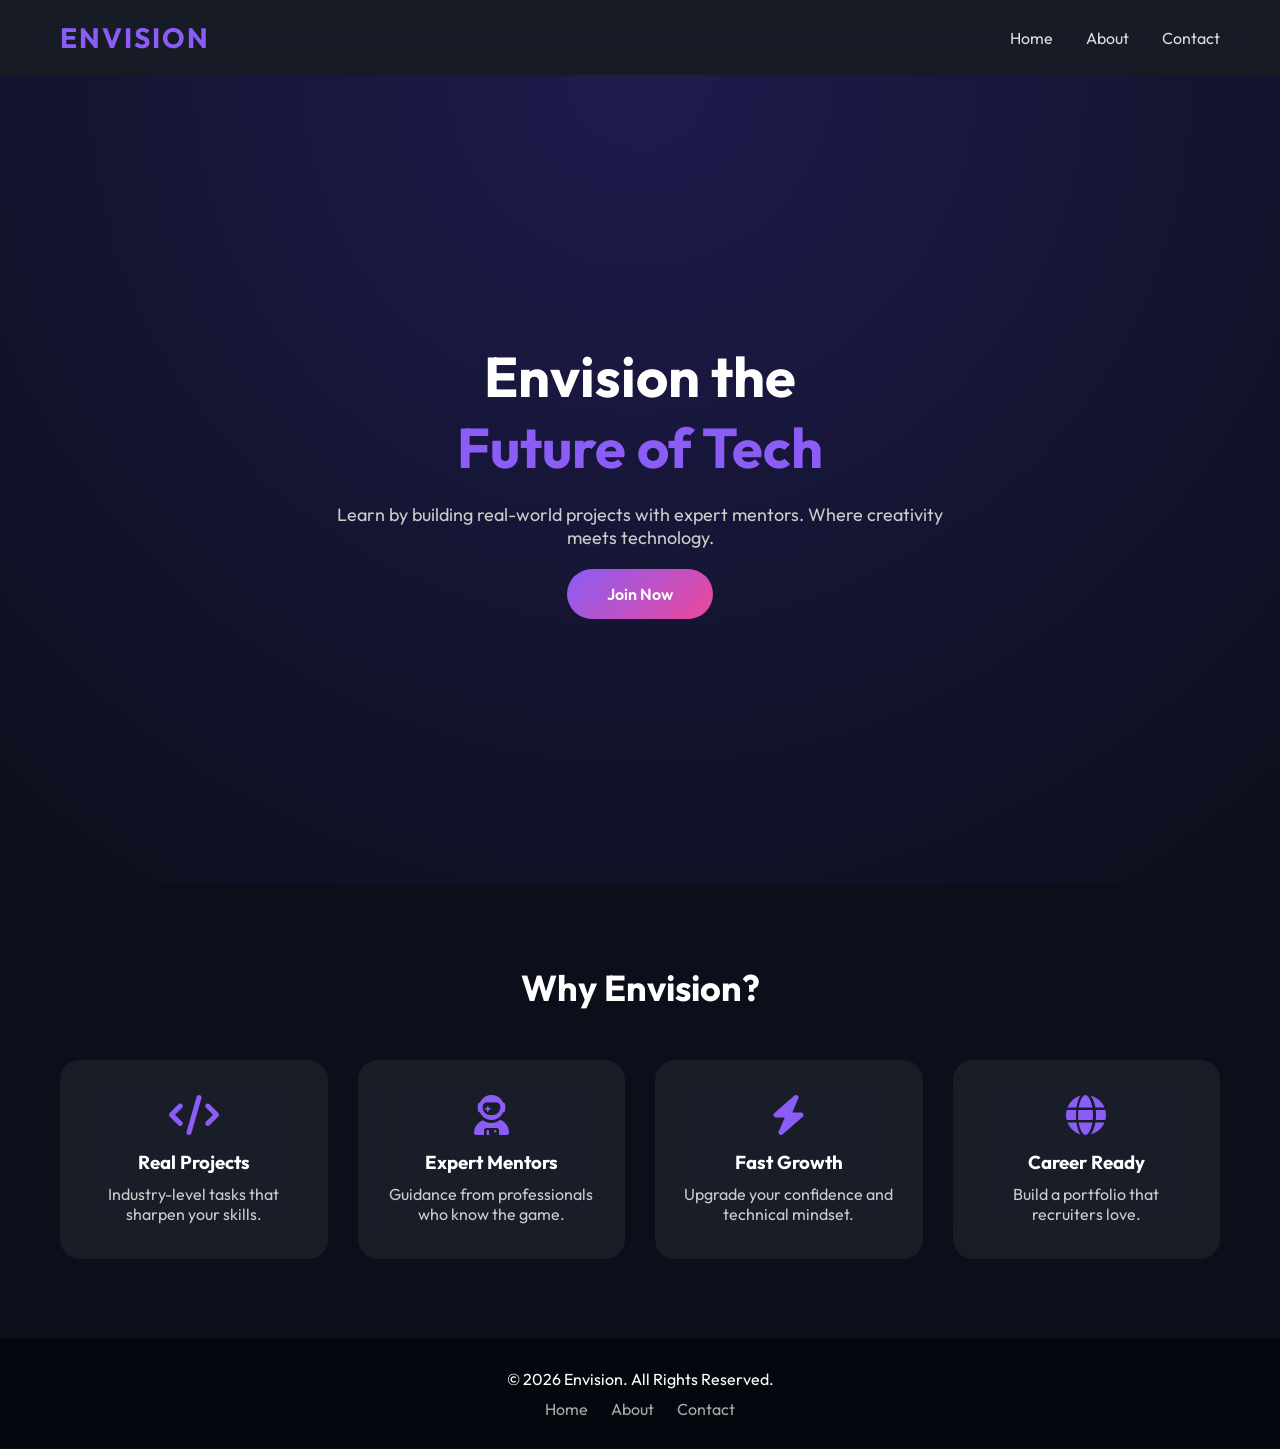
<file: index.html>
<!DOCTYPE html>
<html lang="en">
<head>
  <meta charset="UTF-8">
  <title>Envision | Future Tech Starts Here</title>
  <meta name="viewport" content="width=device-width, initial-scale=1.0">

  <!-- Google Font -->
  <link href="https://fonts.googleapis.com/css2?family=Outfit:wght@300;400;600;700&display=swap" rel="stylesheet">

  <!-- Font Awesome -->
  <link rel="stylesheet" href="https://cdnjs.cloudflare.com/ajax/libs/font-awesome/6.5.0/css/all.min.css">

  <link rel="stylesheet" href="style.css">
</head>
<body>

  <!-- NAVBAR -->
  <header class="navbar">
    <div class="logo">ENVISION</div>
    <nav>
      <a href="#">Home</a>
      <a href="#">About</a>
      <a href="#">Contact</a>
    </nav>
  </header>

  <!-- HERO -->
  <section class="hero">
    <div class="hero-content">
      <h1>Envision the<br><span>Future of Tech</span></h1>
      <p>
        Learn by building real-world projects with expert mentors.
        Where creativity meets technology.
      </p>
      <a href="#" class="btn">Join Now</a>
    </div>
  </section>

  <!-- FEATURES -->
  <section class="features">
    <h2>Why Envision?</h2>

    <div class="cards">
      <div class="card">
        <i class="fa-solid fa-code"></i>
        <h3>Real Projects</h3>
        <p>Industry-level tasks that sharpen your skills.</p>
      </div>

      <div class="card">
        <i class="fa-solid fa-user-astronaut"></i>
        <h3>Expert Mentors</h3>
        <p>Guidance from professionals who know the game.</p>
      </div>

      <div class="card">
        <i class="fa-solid fa-bolt"></i>
        <h3>Fast Growth</h3>
        <p>Upgrade your confidence and technical mindset.</p>
      </div>

      <div class="card">
        <i class="fa-solid fa-globe"></i>
        <h3>Career Ready</h3>
        <p>Build a portfolio that recruiters love.</p>
      </div>
    </div>
  </section>

  <!-- FOOTER -->
  <footer>
    <p>© 2026 Envision. All Rights Reserved.</p>
    <div class="footer-links">
      <a href="#">Home</a>
      <a href="#">About</a>
      <a href="#">Contact</a>
    </div>
  </footer>

</body>
</html>
</file>
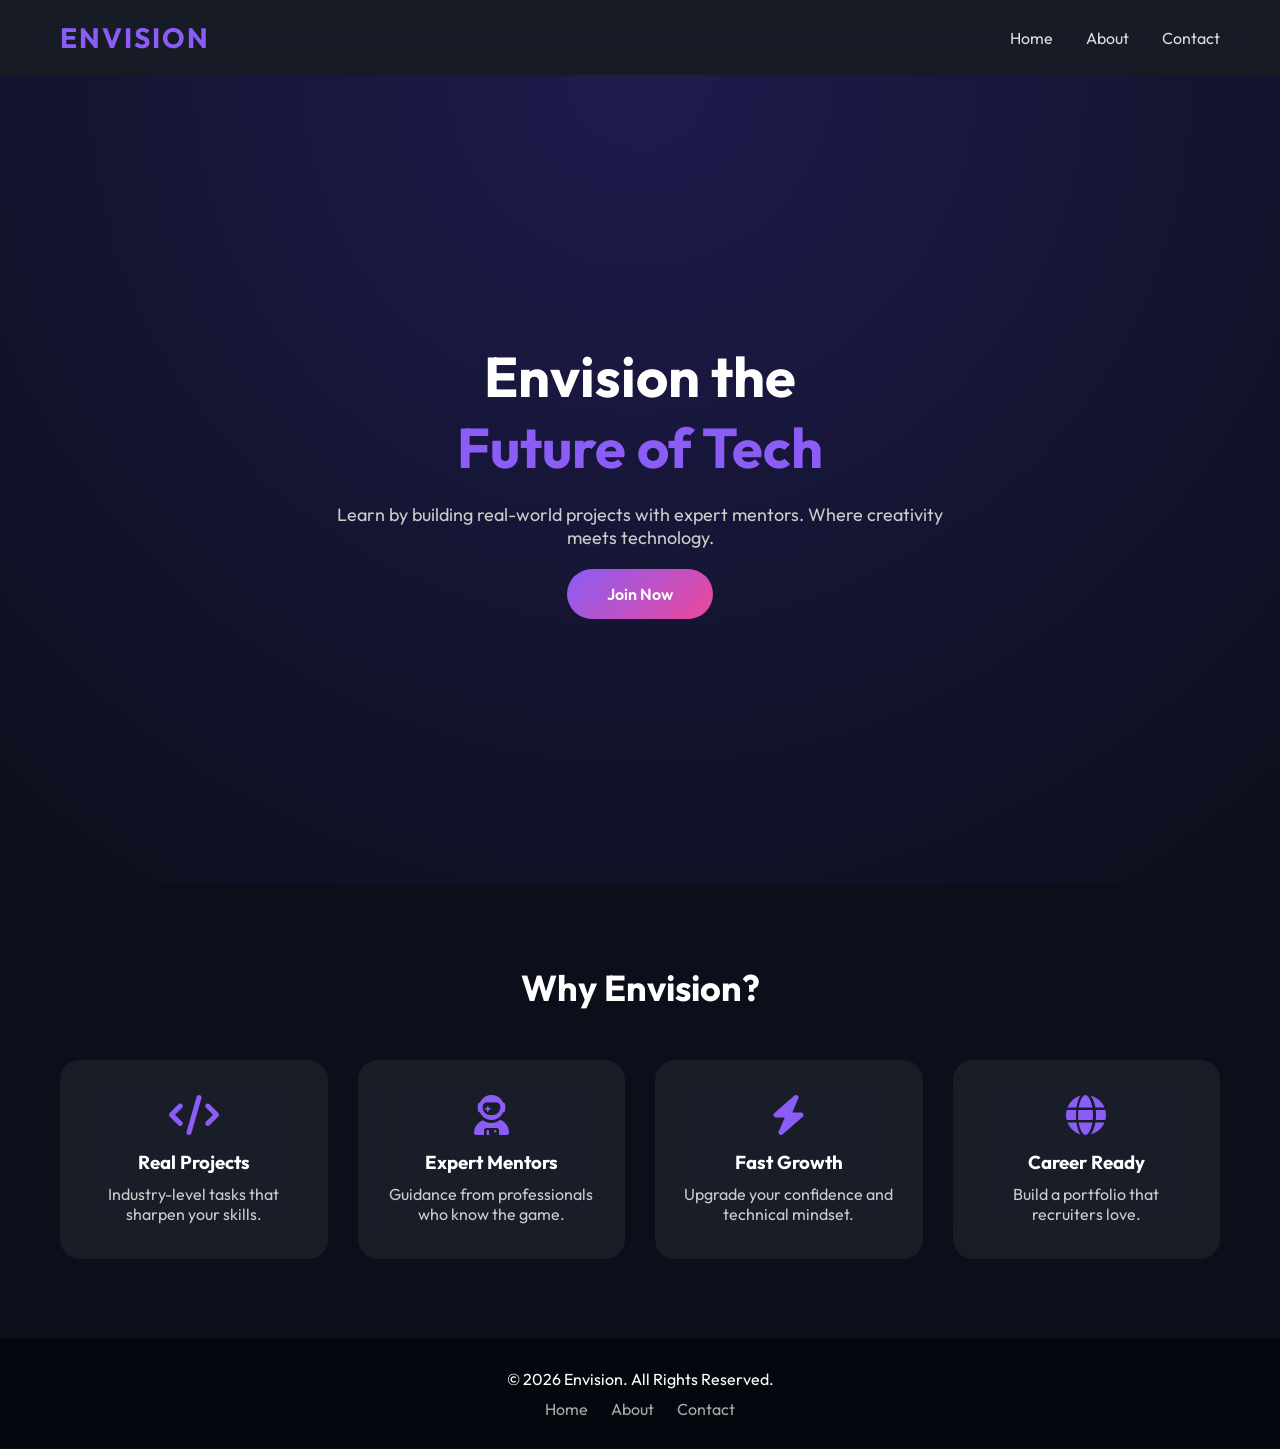
<file: Task 1/index.html>
<!DOCTYPE html>
<html lang="en">
<head>
  <meta charset="UTF-8">
  <title>Envision | Future Tech Starts Here</title>
  <meta name="viewport" content="width=device-width, initial-scale=1.0">

  <!-- Google Font -->
  <link href="https://fonts.googleapis.com/css2?family=Outfit:wght@300;400;600;700&display=swap" rel="stylesheet">

  <!-- Font Awesome -->
  <link rel="stylesheet" href="https://cdnjs.cloudflare.com/ajax/libs/font-awesome/6.5.0/css/all.min.css">

  <link rel="stylesheet" href="style.css">
</head>
<body>

  <!-- NAVBAR -->
  <header class="navbar">
    <div class="logo">ENVISION</div>
    <nav>
      <a href="#">Home</a>
      <a href="#">About</a>
      <a href="#">Contact</a>
    </nav>
  </header>

  <!-- HERO -->
  <section class="hero">
    <div class="hero-content">
      <h1>Envision the<br><span>Future of Tech</span></h1>
      <p>
        Learn by building real-world projects with expert mentors.
        Where creativity meets technology.
      </p>
      <a href="#" class="btn">Join Now</a>
    </div>
  </section>

  <!-- FEATURES -->
  <section class="features">
    <h2>Why Envision?</h2>

    <div class="cards">
      <div class="card">
        <i class="fa-solid fa-code"></i>
        <h3>Real Projects</h3>
        <p>Industry-level tasks that sharpen your skills.</p>
      </div>

      <div class="card">
        <i class="fa-solid fa-user-astronaut"></i>
        <h3>Expert Mentors</h3>
        <p>Guidance from professionals who know the game.</p>
      </div>

      <div class="card">
        <i class="fa-solid fa-bolt"></i>
        <h3>Fast Growth</h3>
        <p>Upgrade your confidence and technical mindset.</p>
      </div>

      <div class="card">
        <i class="fa-solid fa-globe"></i>
        <h3>Career Ready</h3>
        <p>Build a portfolio that recruiters love.</p>
      </div>
    </div>
  </section>

  <!-- FOOTER -->
  <footer>
    <p>© 2026 Envision. All Rights Reserved.</p>
    <div class="footer-links">
      <a href="#">Home</a>
      <a href="#">About</a>
      <a href="#">Contact</a>
    </div>
  </footer>

</body>
</html>
</file>
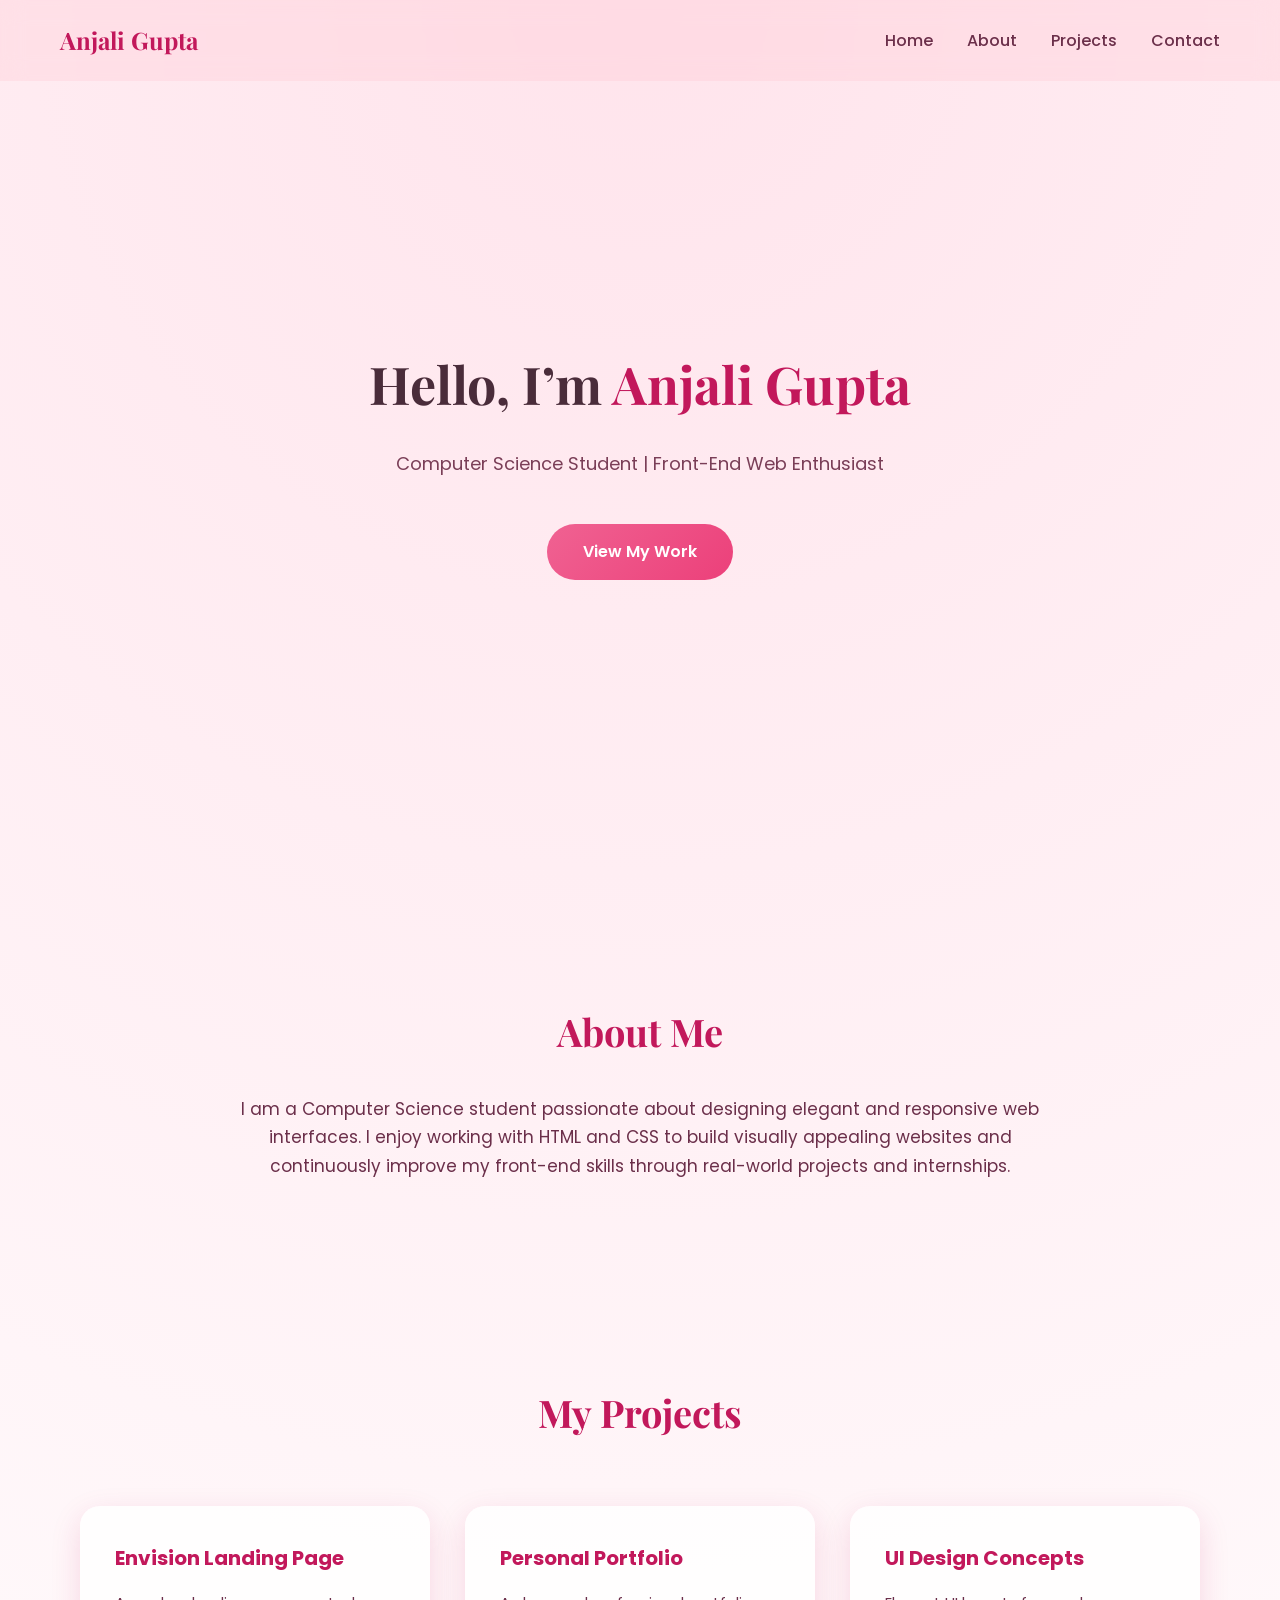
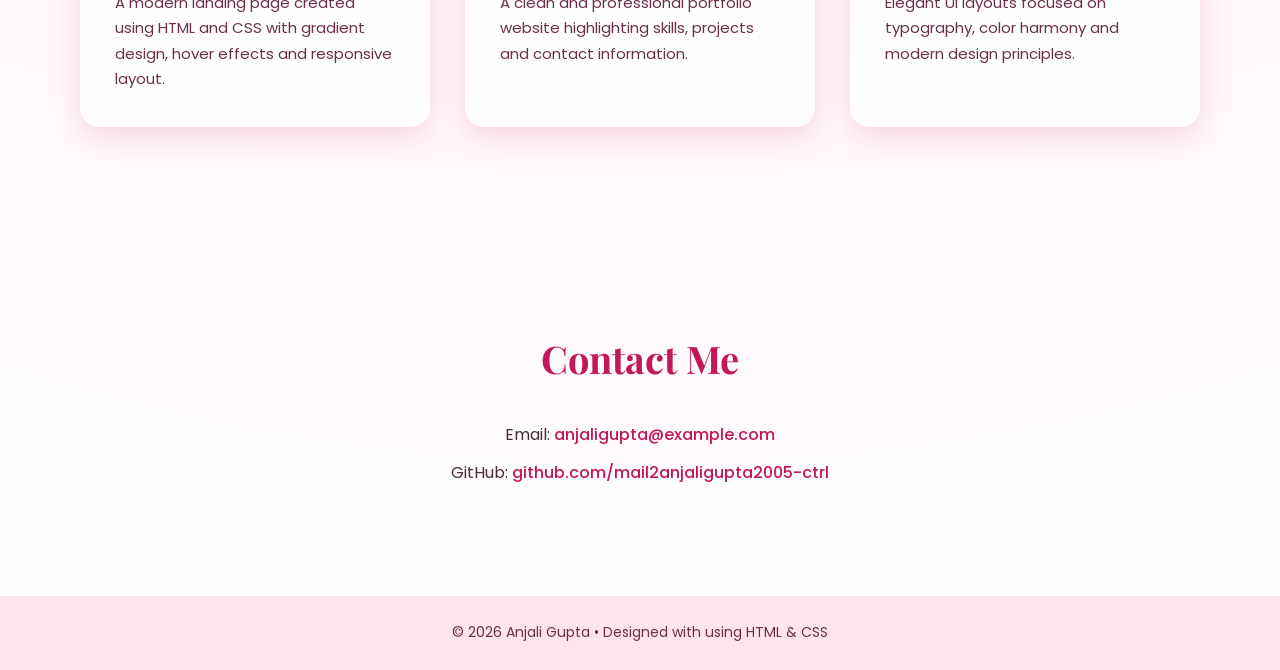
<file: Task 2/index.html>
<!DOCTYPE html>
<html lang="en">
<head>
  <meta charset="UTF-8">
  <title>Anjali Gupta | Portfolio</title>
  <meta name="viewport" content="width=device-width, initial-scale=1.0">

  <!-- Google Fonts -->
  <link href="https://fonts.googleapis.com/css2?family=Playfair+Display:wght@600;700&family=Poppins:wght@300;400;500;600&display=swap" rel="stylesheet">

  <link rel="stylesheet" href="style.css">
</head>
<body>

  <!-- NAVBAR -->
  <header class="navbar">
    <div class="logo">Anjali Gupta</div>
    <nav>
      <a href="#home">Home</a>
      <a href="#about">About</a>
      <a href="#projects">Projects</a>
      <a href="#contact">Contact</a>
    </nav>
  </header>

  <!-- HERO -->
  <section class="hero" id="home">
    <div class="hero-content">
      <h1>Hello, I’m <span>Anjali Gupta</span></h1>
      <p>Computer Science Student | Front-End Web Enthusiast</p>
      <a href="#projects" class="btn">View My Work</a>
    </div>
  </section>

  <!-- ABOUT -->
  <section class="about" id="about">
    <h2>About Me</h2>
    <p>
      I am a Computer Science student passionate about designing elegant and
      responsive web interfaces. I enjoy working with HTML and CSS to build
      visually appealing websites and continuously improve my front-end skills
      through real-world projects and internships.
    </p>
  </section>

  <!-- PROJECTS -->
  <section class="projects" id="projects">
    <h2>My Projects</h2>

    <div class="project-grid">
      <div class="project-card">
        <h3>Envision Landing Page</h3>
        <p>
          A modern landing page created using HTML and CSS with gradient design,
          hover effects and responsive layout.
        </p>
      </div>

      <div class="project-card">
        <h3>Personal Portfolio</h3>
        <p>
          A clean and professional portfolio website highlighting skills,
          projects and contact information.
        </p>
      </div>

      <div class="project-card">
        <h3>UI Design Concepts</h3>
        <p>
          Elegant UI layouts focused on typography, color harmony and modern
          design principles.
        </p>
      </div>
    </div>
  </section>

  <!-- CONTACT -->
  <section class="contact" id="contact">
    <h2>Contact Me</h2>
    <p>Email: <span>anjaligupta@example.com</span></p>
    <p>GitHub: <span>github.com/mail2anjaligupta2005-ctrl</span></p>
  </section>

  <!-- FOOTER -->
  <footer>
    © 2026 Anjali Gupta • Designed with using HTML & CSS
  </footer>

</body>
</html>
</file>
<file: style.css>
* {
  margin: 0;
  padding: 0;
  box-sizing: border-box;
  font-family: 'Outfit', sans-serif;
}

body {
  background: #0b0f1a;
  color: #fff;
}

/* NAVBAR */
.navbar {
  display: flex;
  justify-content: space-between;
  align-items: center;
  padding: 20px 60px;
  background: rgba(255,255,255,0.05);
  backdrop-filter: blur(10px);
}

.logo {
  font-size: 28px;
  font-weight: 700;
  letter-spacing: 2px;
  color: #8b5cf6;
}

nav a {
  margin-left: 30px;
  text-decoration: none;
  color: #ddd;
  transition: color 0.3s;
}

nav a:hover {
  color: #8b5cf6;
}

/* HERO */
.hero {
  height: 90vh;
  display: flex;
  align-items: center;
  justify-content: center;
  background: radial-gradient(circle at top, #1f1b4e, #0b0f1a);
  text-align: center;
  padding: 20px;
}

.hero-content h1 {
  font-size: 56px;
  font-weight: 700;
}

.hero-content span {
  color: #8b5cf6;
}

.hero-content p {
  max-width: 650px;
  margin: 20px auto;
  font-size: 18px;
  color: #ccc;
}

.btn {
  display: inline-block;
  padding: 15px 40px;
  background: linear-gradient(135deg, #8b5cf6, #ec4899);
  color: white;
  text-decoration: none;
  border-radius: 40px;
  font-weight: 600;
  transition: transform 0.3s, box-shadow 0.3s;
}

.btn:hover {
  transform: translateY(-3px);
  box-shadow: 0 10px 30px rgba(236,72,153,0.4);
}

/* FEATURES */
.features {
  padding: 80px 60px;
  text-align: center;
}

.features h2 {
  font-size: 36px;
  margin-bottom: 50px;
}

.cards {
  display: grid;
  grid-template-columns: repeat(auto-fit, minmax(230px, 1fr));
  gap: 30px;
}

.card {
  background: rgba(255,255,255,0.06);
  backdrop-filter: blur(15px);
  border-radius: 20px;
  padding: 35px 25px;
  transition: transform 0.4s, box-shadow 0.4s;
}

.card i {
  font-size: 40px;
  color: #8b5cf6;
  margin-bottom: 15px;
}

.card h3 {
  margin-bottom: 10px;
}

.card p {
  color: #ccc;
}

.card:hover {
  transform: translateY(-15px) scale(1.03);
  box-shadow: 0 15px 40px rgba(139,92,246,0.3);
}

/* FOOTER */
footer {
  padding: 30px 10px;
  text-align: center;
  background: #05070f;
}

.footer-links {
  margin-top: 10px;
}

.footer-links a {
  color: #aaa;
  margin: 0 10px;
  text-decoration: none;
}

.footer-links a:hover {
  color: #8b5cf6;
}

/* RESPONSIVE */
@media (max-width: 768px) {
  .navbar {
    flex-direction: column;
  }

  nav {
    margin-top: 10px;
  }

  .hero-content h1 {
    font-size: 38px;
  }
}
</file>
<file: Task 1/style.css>
* {
  margin: 0;
  padding: 0;
  box-sizing: border-box;
  font-family: 'Outfit', sans-serif;
}

body {
  background: #0b0f1a;
  color: #fff;
}

/* NAVBAR */
.navbar {
  display: flex;
  justify-content: space-between;
  align-items: center;
  padding: 20px 60px;
  background: rgba(255,255,255,0.05);
  backdrop-filter: blur(10px);
}

.logo {
  font-size: 28px;
  font-weight: 700;
  letter-spacing: 2px;
  color: #8b5cf6;
}

nav a {
  margin-left: 30px;
  text-decoration: none;
  color: #ddd;
  transition: color 0.3s;
}

nav a:hover {
  color: #8b5cf6;
}

/* HERO */
.hero {
  height: 90vh;
  display: flex;
  align-items: center;
  justify-content: center;
  background: radial-gradient(circle at top, #1f1b4e, #0b0f1a);
  text-align: center;
  padding: 20px;
}

.hero-content h1 {
  font-size: 56px;
  font-weight: 700;
}

.hero-content span {
  color: #8b5cf6;
}

.hero-content p {
  max-width: 650px;
  margin: 20px auto;
  font-size: 18px;
  color: #ccc;
}

.btn {
  display: inline-block;
  padding: 15px 40px;
  background: linear-gradient(135deg, #8b5cf6, #ec4899);
  color: white;
  text-decoration: none;
  border-radius: 40px;
  font-weight: 600;
  transition: transform 0.3s, box-shadow 0.3s;
}

.btn:hover {
  transform: translateY(-3px);
  box-shadow: 0 10px 30px rgba(236,72,153,0.4);
}

/* FEATURES */
.features {
  padding: 80px 60px;
  text-align: center;
}

.features h2 {
  font-size: 36px;
  margin-bottom: 50px;
}

.cards {
  display: grid;
  grid-template-columns: repeat(auto-fit, minmax(230px, 1fr));
  gap: 30px;
}

.card {
  background: rgba(255,255,255,0.06);
  backdrop-filter: blur(15px);
  border-radius: 20px;
  padding: 35px 25px;
  transition: transform 0.4s, box-shadow 0.4s;
}

.card i {
  font-size: 40px;
  color: #8b5cf6;
  margin-bottom: 15px;
}

.card h3 {
  margin-bottom: 10px;
}

.card p {
  color: #ccc;
}

.card:hover {
  transform: translateY(-15px) scale(1.03);
  box-shadow: 0 15px 40px rgba(139,92,246,0.3);
}

/* FOOTER */
footer {
  padding: 30px 10px;
  text-align: center;
  background: #05070f;
}

.footer-links {
  margin-top: 10px;
}

.footer-links a {
  color: #aaa;
  margin: 0 10px;
  text-decoration: none;
}

.footer-links a:hover {
  color: #8b5cf6;
}

/* RESPONSIVE */
@media (max-width: 768px) {
  .navbar {
    flex-direction: column;
  }

  nav {
    margin-top: 10px;
  }

  .hero-content h1 {
    font-size: 38px;
  }
}
</file>
<file: Task 2/style.css>
* {
  margin: 0;
  padding: 0;
  box-sizing: border-box;
}

body {
  font-family: 'Poppins', sans-serif;
  background: radial-gradient(circle at top, #ffe4ec, #fff);
  color: #4a2c3a;
  line-height: 1.7;
}

/* NAVBAR */
.navbar {
  position: fixed;
  top: 0;
  width: 100%;
  padding: 20px 60px;
  display: flex;
  justify-content: space-between;
  align-items: center;
  background: rgba(255, 192, 203, 0.25);
  backdrop-filter: blur(12px);
  z-index: 100;
}

.logo {
  font-family: 'Playfair Display', serif;
  font-size: 24px;
  font-weight: 700;
  color: #c2185b;
}

nav a {
  margin-left: 30px;
  text-decoration: none;
  color: #6b2f4a;
  font-weight: 500;
  transition: color 0.3s;
}

nav a:hover {
  color: #c2185b;
}

/* HERO */
.hero {
  min-height: 100vh;
  padding-top: 120px;
  display: flex;
  align-items: center;
  justify-content: center;
  text-align: center;
}

.hero-content h1 {
  font-family: 'Playfair Display', serif;
  font-size: 52px;
}

.hero-content span {
  color: #c2185b;
}

.hero-content p {
  margin: 20px 0;
  font-size: 18px;
  color: #7a3e57;
}

.btn {
  display: inline-block;
  margin-top: 25px;
  padding: 14px 36px;
  border-radius: 40px;
  background: linear-gradient(135deg, #f06292, #ec407a);
  color: #fff;
  text-decoration: none;
  font-weight: 600;
  transition: transform 0.3s, box-shadow 0.3s;
}

.btn:hover {
  transform: translateY(-6px);
  box-shadow: 0 12px 35px rgba(236, 64, 122, 0.35);
}

/* SECTIONS */
section {
  padding: 100px 80px;
}

section h2 {
  font-family: 'Playfair Display', serif;
  font-size: 38px;
  text-align: center;
  margin-bottom: 30px;
  color: #c2185b;
}

/* ABOUT */
.about p {
  max-width: 850px;
  margin: auto;
  text-align: center;
  font-size: 17px;
  color: #6b2f4a;
}

/* PROJECTS */
.project-grid {
  margin-top: 60px;
  display: grid;
  grid-template-columns: repeat(auto-fit, minmax(260px, 1fr));
  gap: 35px;
}

.project-card {
  background: rgba(255, 255, 255, 0.85);
  padding: 35px;
  border-radius: 20px;
  box-shadow: 0 10px 30px rgba(194, 24, 91, 0.15);
  transition: transform 0.3s, box-shadow 0.3s;
}

.project-card:hover {
  transform: translateY(-10px);
  box-shadow: 0 18px 45px rgba(194, 24, 91, 0.25);
}

.project-card h3 {
  color: #c2185b;
  margin-bottom: 15px;
  font-size: 20px;
}

.project-card p {
  color: #6b2f4a;
  font-size: 15px;
}

/* CONTACT */
.contact {
  text-align: center;
}

.contact p {
  margin: 10px 0;
  font-size: 16px;
}

.contact span {
  color: #c2185b;
  font-weight: 500;
}

/* FOOTER */
footer {
  padding: 25px;
  text-align: center;
  background: #ffe4ec;
  color: #6b2f4a;
  font-size: 14px;
}

/* RESPONSIVE */
@media (max-width: 768px) {
  .navbar {
    flex-direction: column;
    gap: 15px;
    padding: 20px;
  }

  nav a {
    margin: 0 10px;
  }

  .hero-content h1 {
    font-size: 38px;
  }

  section {
    padding: 80px 30px;
  }
}
</file>
